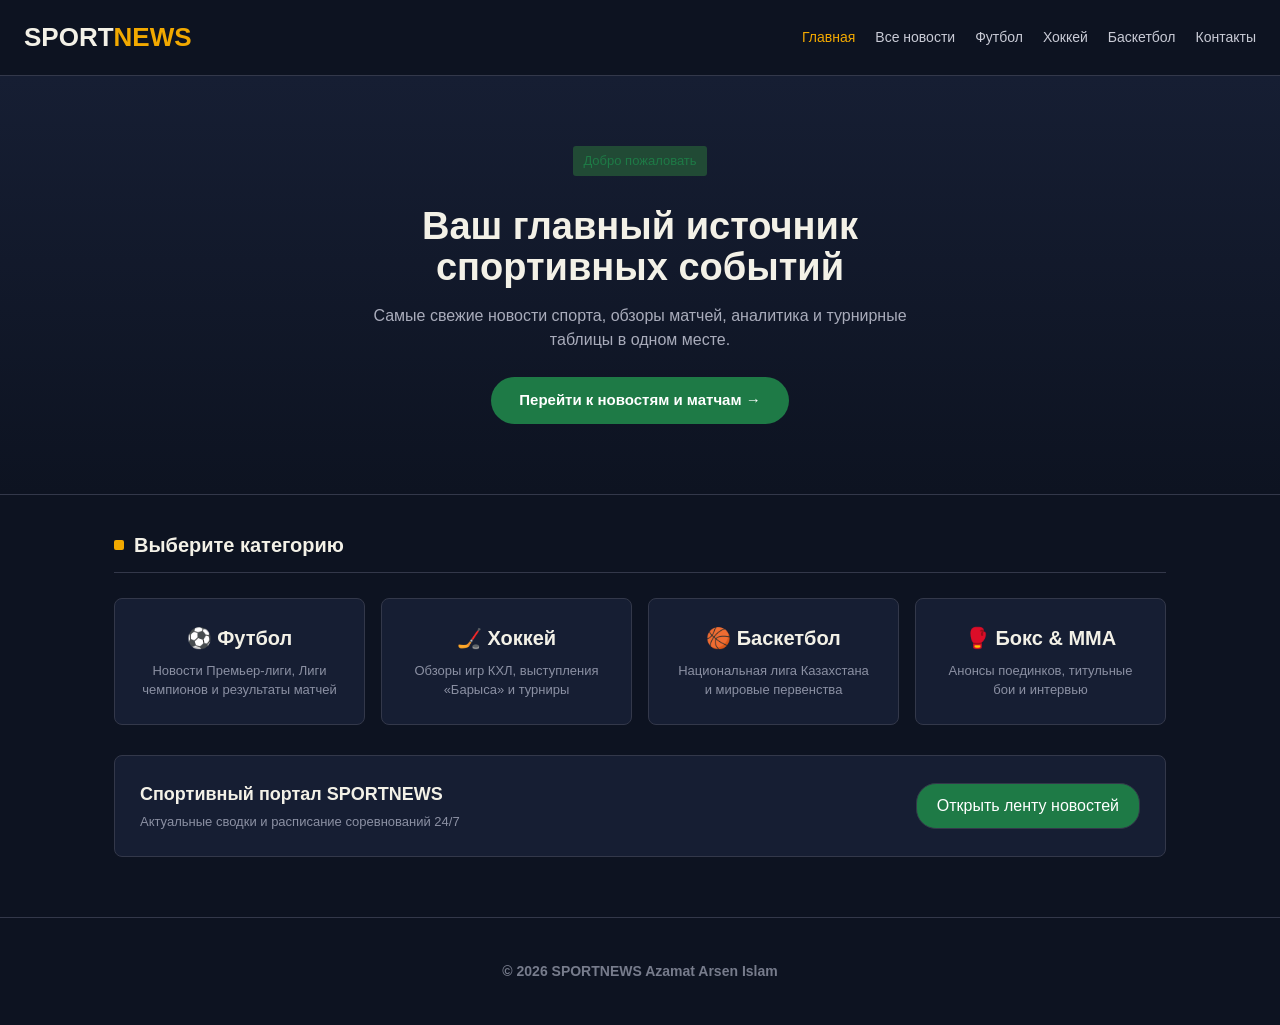
<file: index.html>
<!DOCTYPE html>
<html lang="ru">
<head>
  <meta charset="UTF-8">
  <meta name="viewport" content="width=device-width, initial-scale=1.0">
  <title>SPORTNEWS — Главная</title>
  <link rel="icon" type="logo" href="logo.jpg">
  
  <link rel="stylesheet" href="sport.css">
  <link rel="stylesheet" href="index.css">
  
</head>
<body>
  <header>
    <div class="menu">
      <div class="logo">SPORT<span>NEWS</span></a></div>

      <nav class="links">
        <a href="index.html" style="color: #F2A900;">Главная</a>
        <a href="sport.html">Все новости</a>
        <a href="sport.html#football">Футбол</a>
        <a href="sport.html#hockey">Хоккей</a>
        <a href="sport.html#basket">Баскетбол</a>
        <a href="contacts.html">Контакты</a>
      </nav>
    </div>
  </header>

  <section class="welcome-hero">
    <div class="container">
      <div class="label">Добро пожаловать</div>
      <h1>Ваш главный источник спортивных событий</h1>
      <p>
        Самые свежие новости спорта, обзоры матчей, аналитика и турнирные таблицы в одном месте.
      </p>
      <a href="sport.html" class="btn-main">Перейти к новостям и матчам →</a>
    </div>
  </section>

  <section class="section">
    <div class="container">
      <div class="section-title">
        <div class="color" style="background:#F2A900"></div>
        <h2>Выберите категорию</h2>
      </div>

      <div class="portal-grid">
        <a href="sport.html#football" class="portal-card">
          <h3>⚽ Футбол</h3>
          <p>Новости Премьер-лиги, Лиги чемпионов и результаты матчей</p>
        </a>

        <a href="sport.html#hockey" class="portal-card">
          <h3>🏒 Хоккей</h3>
          <p>Обзоры игр КХЛ, выступления «Барыса» и турниры</p>
        </a>

        <a href="sport.html#basket" class="portal-card">
          <h3>🏀 Баскетбол</h3>
          <p>Национальная лига Казахстана и мировые первенства</p>
        </a>

        <a href="sport.html#boxing" class="portal-card">
          <h3>🥊 Бокс & MMA</h3>
          <p>Анонсы поединков, титульные бои и интервью</p>
        </a>
      </div>

      <div class="about-box">
        <div>
          <h3 style="font-size: 18px; margin-bottom: 4px;">Спортивный портал SPORTNEWS</h3>
          <p style="color: #8B90A3; font-size: 13px;">Актуальные сводки и расписание соревнований 24/7</p>
        </div>
        <a href="sport.html" class="button active" style="padding: 10px 20px;">Открыть ленту новостей</a>
      </div>

    </div>
  </section>

  <footer>
    <div class="container menu">
      <div class="logo" style="font-size:14px; color:#777C8C">© 2026 SPORTNEWS Azamat Arsen Islam</div>
    </div>
  </footer>

</body>
</html>
</file>
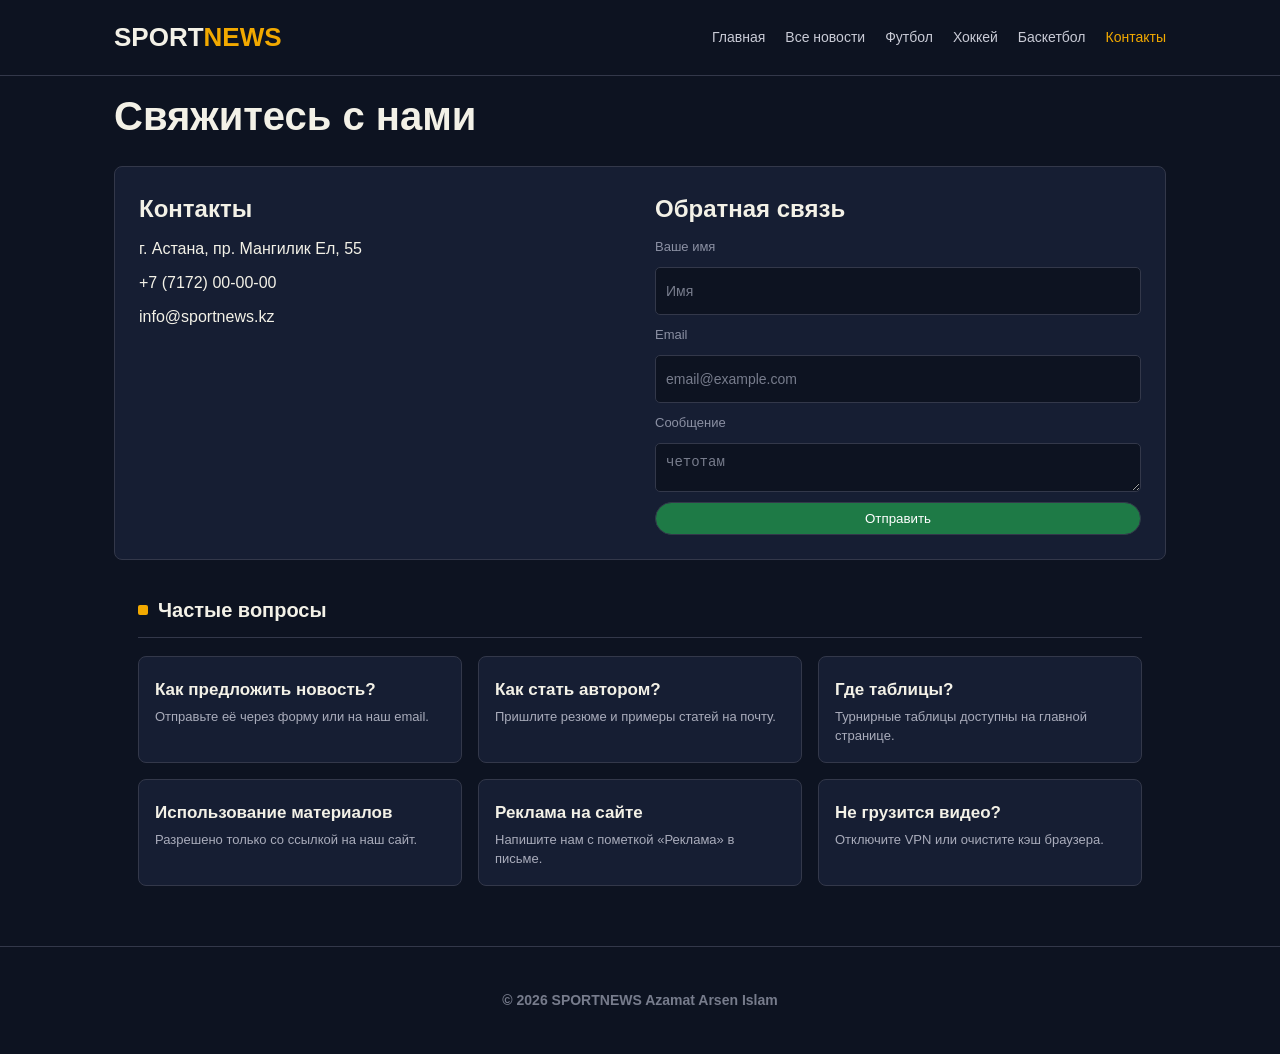
<file: contacts.html>
<!DOCTYPE html>
<html lang="ru">
<head>
  <meta charset="UTF-8">
  <meta name="viewport" content="width=device-width, initial-scale=1.0">
  <title>SPORTNEWS - Контакты</title>
  <link rel="stylesheet" href="sport.css">
  <link rel="icon" type="logo" href="logo.jpg">
</head>
<body>

  <header>
    <div class="container menu">
      <div class="logo">SPORT<span>NEWS</span></div>
      <nav class="links">
        <a href="Untitled-1.html">Главная</a>
        <a href="sport.html">Все новости</a>
        <a href="sport.html#football">Футбол</a>
        <a href="sport.html#hockey">Хоккей</a>
        <a href="sport.html#basket">Баскетбол</a>
        <a href="contacts.html" style="color:#F2A900">Контакты</a>
      </nav>
    </div>
  </header>

  <main class="container">

     <div class="contact-info"><h3>Свяжитесь с нами</h3></div>
    <section class="section contact-box">
      <div class="contact-info">
        <h2>Контакты</h2>
        <p> г. Астана, пр. Мангилик Ел, 55</p>
        <p> <a href="tel:+77172000000">+7 (7172) 00-00-00</a></p>
        <p><a href="mailto:info@sportnews.kz">info@sportnews.kz</a></p>
      </div>

      <form class="contact-form" action="#">
        <h2>Обратная связь</h2>
        
        <label for="name">Ваше имя</label>
        <input class="input" id="name" type="text" placeholder="Имя" required>

        <label for="email">Email</label>
        <input class="input" id="email" type="email" placeholder="email@example.com" required>

        <label for="msg">Сообщение</label>
        <textarea class="input" id="msg" rows="3" placeholder="четотам" required></textarea>

        <button class="button active" type="submit">Отправить</button>
      </form>
    </section>

    <section class="section">
      <div class="section-title">
        <div class="color" style="background:#F2A900"></div>
        <h2>Частые вопросы</h2>
      </div>

      <div class="faq-grid">
        <article class="card faq-item"><h3>Как предложить новость?</h3><p>Отправьте её через форму или на наш email.</p></article>
        <article class="card faq-item"><h3>Как стать автором?</h3><p>Пришлите резюме и примеры статей на почту.</p></article>
        <article class="card faq-item"><h3>Где таблицы?</h3><p>Турнирные таблицы доступны на главной странице.</p></article>
        <article class="card faq-item"><h3>Использование материалов</h3><p>Разрешено только со ссылкой на наш сайт.</p></article>
        <article class="card faq-item"><h3>Реклама на сайте</h3><p>Напишите нам с пометкой «Реклама» в письме.</p></article>
        <article class="card faq-item"><h3>Не грузится видео?</h3><p>Отключите VPN или очистите кэш браузера.</p></article>
      </div>
    </section>

   </main>
   <footer>
    <div class="container menu">
      <div class="logo" style="font-size:14px; color:#777C8C">© 2026 SPORTNEWS Azamat Arsen Islam</div>
    </div>
  </footer>

</body>
</html>
</file>
<file: sport.css>
* {
      box-sizing: border-box;
      margin: 0;
      padding: 0;
    }

    body {
      background: #0D1321;
      color: #F3F1E7;
      font-family: Arial, sans-serif;
      line-height: 1.5;
    }

    a {
      color: inherit;
      text-decoration: none;
    }

    .container {
      max-width: 1100px;
      margin: auto;
      padding: 0 24px;
    }

    header {
      background: #0D1321;
      border-bottom: 1px solid #33384A;
    }

    .menu {
      display: flex;
      justify-content: space-between;
      align-items: center;
      padding: 18px 24px;
    }

    .logo {
      font-size: 26px;
      font-weight: bold;
    }

    .logo span {
      color: #F2A900;
    }

    .links {
      display: none;
      gap: 20px;
      font-size: 14px;
      color: #C9CBD6;
    }

    .links a:hover {
      color: white;
    }

    .search {
      background: #161E33;
      border-bottom: 1px solid #33384A;
      padding: 18px 24px;
    }

    .search-box {
      display: flex;
      flex-wrap: wrap;
      gap: 10px;
      align-items: center;
    }

    .input {
      flex: 1;
      min-width: 220px;
      padding: 10px;
      background: #0D1321;
      border: 1px solid #33384A;
      border-radius: 5px;
      color: white;
      font-size: 14px;
    }

    .input::placeholder {
      color: #777C8C;
    }

    .buttons {
      display: flex;
      flex-wrap: wrap;
      gap: 8px;
    }

    .button {
      padding: 8px 14px;
      border: 1px solid #33384A;
      border-radius: 20px;
      background: none;
      color: #C9CBD6;
      cursor: pointer;
    }

    .button:hover {
      border-color: #1E7A46;
    }

    .button.active {
      background: #1E7A46;
      color: white;
    }

    .hero {
      padding: 50px 24px 40px;
      border-bottom: 1px solid #33384A;
    }

    .hero-box {
      display: grid;
      grid-template-columns: 1fr;
      gap: 30px;
    }

    .label {
      display: inline-block;
      margin-bottom: 15px;
      padding: 5px 10px;
      background: #214A35;
      color: #1E7A46;
      border-radius: 3px;
      font-size: 13px;
    }

    h1 {
      font-size: 40px;
      line-height: 1.1;
      max-width: 650px;
    }

    .hero-text {
      margin-top: 15px;
      color: #C9CBD6;
      font-size: 16px;
      max-width: 600px;
    }

    .score {
      background: #161E33;
      border: 1px solid #33384A;
      border-radius: 6px;
      padding: 20px;
    }

    .score h3 {
      margin-bottom: 15px;
      color: #8B90A3;
      font-size: 13px;
    }

    .match {
      display: flex;
      justify-content: space-between;
      align-items: center;
      padding: 12px 0;
      border-bottom: 1px solid #33384A;
    }

    .match:last-child {
      border-bottom: none;
    }

    .team {
      display: flex;
      align-items: center;
      gap: 10px;
    }

    .circle {
      width: 22px;
      height: 22px;
      border-radius: 4px;
    }

    .number {
      font-size: 18px;
      font-weight: bold;
    }

    .section {
      padding: 35px 24px 10px;
    }

    .section-title {
      display: flex;
      align-items: center;
      gap: 10px;
      margin-bottom: 18px;
      padding-bottom: 12px;
      border-bottom: 1px solid #33384A;
    }

    .section-title h2 {
      font-size: 20px;
    }

    .color {
      width: 10px;
      height: 10px;
      border-radius: 2px;
    }

    .cards {
      display: flex;
      flex-wrap: wrap;
      gap: 16px;
    }

    .card {
      flex: 1 1 260px;
      max-width: calc(33.333% - 11px);
      background: #161E33;
      border: 1px solid #33384A;
      border-radius: 8px;
      overflow: hidden;
    }

    .card img {
      width: 100%;
      height: 220px;
      object-fit: cover;
      display: block;
    }

    .card-text {
      padding: 14px 16px 16px;
    }

    .tag {
      color: #8B90A3;
      font-size: 12px;
    }

    .card h3 {
      margin-top: 6px;
      font-size: 17px;
      line-height: 1.3;
    }

    .card p {
      margin-top: 6px;
      color: #A9ACBB;
      font-size: 13px;
    }

    .table-section {
      padding: 20px 24px 60px;
    }

    .table-title {
      margin-bottom: 20px;
      padding-bottom: 14px;
      border-bottom: 1px solid #33384A;
    }

    .table {
      width: 100%;
      border-collapse: collapse;
      font-size: 14px;
    }

    .table th {
      padding: 10px;
      text-align: left;
      color: #8B90A3;
      border-bottom: 1px solid #33384A;
    }

    .table td {
      padding: 12px 10px;
      border-bottom: 1px solid #33384A;
    }

    .points {
      color: #F2A900;
      font-weight: bold;
    }


/* islam */

.links { display: flex; }

.contact-box {
  display: flex;
  flex-wrap: wrap;
  gap: 30px;
  background: #161E33;
  border: 1px solid #33384A;
  border-radius: 8px;
  padding: 24px;
}

.contact-info, .contact-form {
  flex: 1 1 280px;
  display: flex;
  flex-direction: column;
  gap: 10px;
}

.contact-info h3, .contact-form h3 {
  margin-bottom: 20px;
  margin-top: 10px;
  font-size: 40px;
  color: #F3F1E7;
}

.contact-form label {
  font-size: 13px;
  color: #8B90A3;
}

.faq-grid {
  display: grid;
  grid-template-columns: repeat(auto-fit, minmax(250px, 1fr));
  gap: 16px;
}

.faq-item {
  padding: 16px;
  max-width: none;
}
textarea.input {
  resize: vertical; 
  max-width: 100%; 
}
footer .menu {
      justify-content: center;
    }

footer {
    border-top: 1px solid #33384A;
    padding: 25px 24px;
    text-align: center;
    color: #777C8C;
    font-size: 13px;
    margin-top: 50px; 
}
</file>
<file: index.css>
.links {
      display: flex;
    }

    .welcome-hero {
      background: linear-gradient(180deg, #161E33 0%, #0D1321 100%);
      padding: 70px 24px;
      text-align: center;
      border-bottom: 1px solid #33384A;
    }

    .welcome-hero h1 {
      margin: 15px auto;
      font-size: 38px;
    }

    .welcome-hero p {
      color: #A9ACBB;
      max-width: 600px;
      margin: 0 auto 25px;
      font-size: 16px;
    }

    .btn-main {
      display: inline-block;
      background: #1E7A46;
      color: white;
      padding: 12px 28px;
      border-radius: 25px;
      font-weight: bold;
      font-size: 15px;
      transition: background 0.2s, transform 0.2s;
    }

    .btn-main:hover {
      background: #2E9C5B;
      transform: translateY(-2px);
    }

    .portal-grid {
      display: grid;
      grid-template-columns: repeat(auto-fit, minmax(220px, 1fr));
      gap: 16px;
      margin-top: 25px;
    }

    .portal-card {
      background: #161E33;
      border: 1px solid #33384A;
      border-radius: 8px;
      padding: 24px;
      text-align: center;
      transition: border-color 0.2s, transform 0.2s;
    }

    .portal-card:hover {
      border-color: #F2A900;
      transform: translateY(-3px);
    }

    .portal-card h3 {
      font-size: 20px;
      margin-bottom: 8px;
    }

    .portal-card p {
      font-size: 13px;
      color: #8B90A3;
    }

    .about-box {
      background: #161E33;
      border: 1px solid #33384A;
      border-radius: 8px;
      padding: 25px;
      margin-top: 30px;
      display: flex;
      justify-content: space-between;
      align-items: center;
      flex-wrap: wrap;
      gap: 15px;
    }

    footer {
      border-top: 1px solid #33384A;
      padding: 25px 24px;
      text-align: center;
      color: #777C8C;
      font-size: 13px;
      margin-top: 50px;
    }
    footer .menu {
      justify-content: center;
    }
</file>
